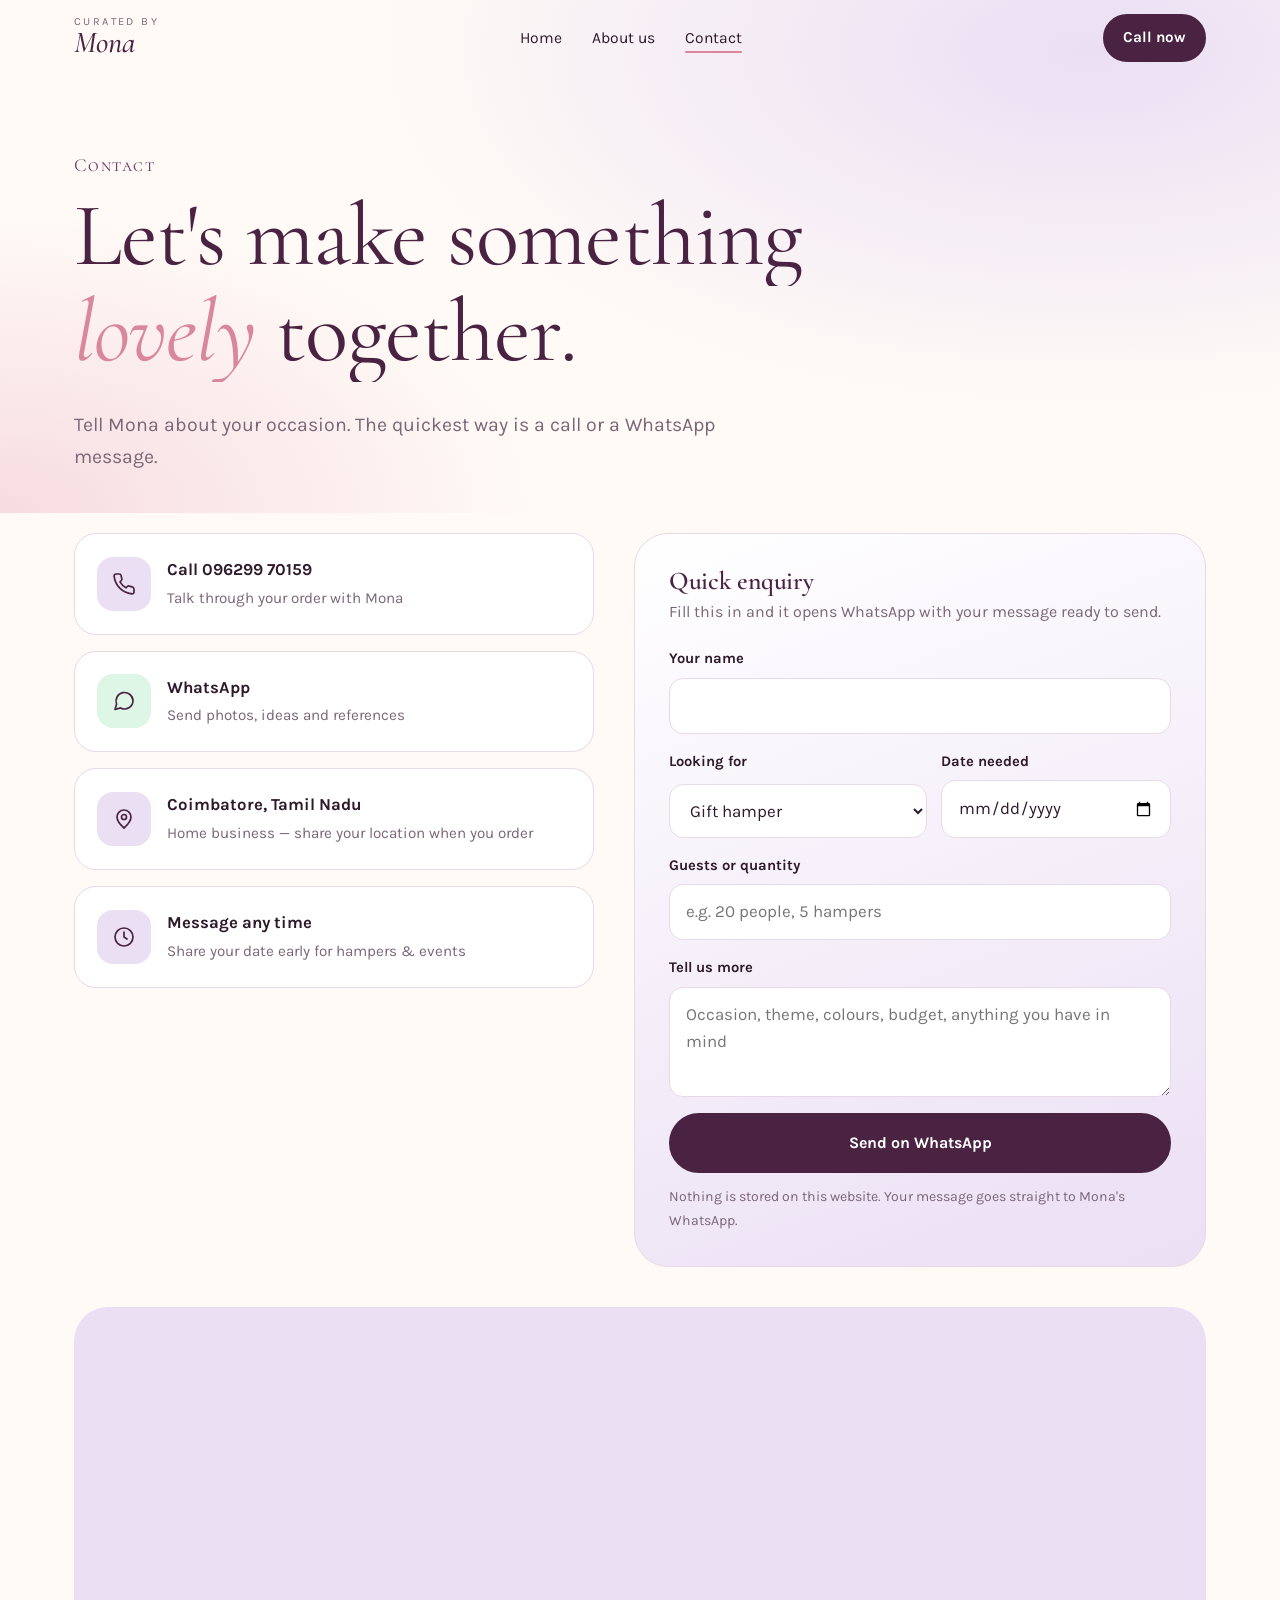
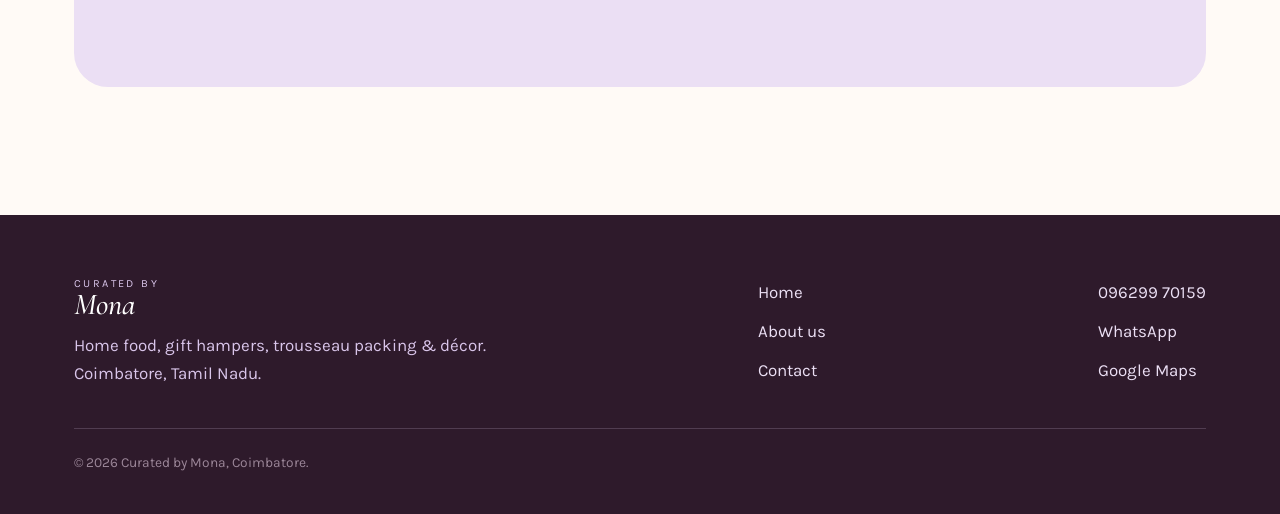
<file: contact.html>
<!doctype html>
<html lang="en">
<head>
<meta charset="utf-8">
<meta name="viewport" content="width=device-width, initial-scale=1, viewport-fit=cover">
<title>Contact · Curated by Mona, Coimbatore</title>
<meta name="description" content="Order platters, gift hampers, trousseau packing or décor from Curated by Mona in Coimbatore. Call or WhatsApp 096299 70159.">
<meta name="theme-color" content="#FFFAF6">
<link rel="icon" href="data:image/svg+xml,%3Csvg xmlns='http://www.w3.org/2000/svg' viewBox='0 0 64 64'%3E%3Ccircle cx='32' cy='32' r='30' fill='%234A2342'/%3E%3Ctext x='32' y='43' font-family='Georgia' font-style='italic' font-size='30' fill='%23EBDFF4' text-anchor='middle'%3EM%3C/text%3E%3C/svg%3E">
<link rel="preconnect" href="https://fonts.googleapis.com">
<link rel="preconnect" href="https://fonts.gstatic.com" crossorigin>
<link href="https://fonts.googleapis.com/css2?family=Cormorant+Garamond:ital,wght@0,400;0,500;0,600;1,400;1,500&family=Karla:wght@400;500;700&display=swap" rel="stylesheet">
<link rel="stylesheet" href="style.css">
</head>
<body>

<header class="top">
  <div class="wrap nav">
    <a class="logo" href="index.html" aria-label="Curated by Mona, home"><small>Curated by</small><b>Mona</b></a>
    <ul class="menu">
      <li><a href="index.html">Home</a></li>
      <li><a href="about.html">About us</a></li>
      <li><a href="contact.html" aria-current="page">Contact</a></li>
    </ul>
    <a class="btn btn-solid btn-top" href="tel:+919629970159">Call now</a>
    <button class="burger" aria-label="Open menu" aria-expanded="false"><span></span></button>
  </div>
</header>

<main>

<section class="page-hero" style="padding-bottom:40px">
  <div class="petals" aria-hidden="true"></div>
  <div class="wrap">
    <span class="tag fade">Contact</span>
    <h1><span class="ln"><span>Let's make something</span></span><span class="ln"><span><em>lovely</em> together.</span></span></h1>
    <p class="lede fade d1">Tell Mona about your occasion. The quickest way is a call or a WhatsApp message.</p>
  </div>
</section>

<section style="padding-top:20px">
  <div class="wrap contact-grid">
    <div class="cbox">
      <a class="citem rv" href="tel:+919629970159">
        <span class="ic"><svg viewBox="0 0 24 24"><path d="M22 16.9v3a2 2 0 0 1-2.2 2A19.8 19.8 0 0 1 2.1 4.2 2 2 0 0 1 4.1 2h3a2 2 0 0 1 2 1.7c.1.9.4 1.8.7 2.7a2 2 0 0 1-.5 2.1L8 9.8a16 16 0 0 0 6 6l1.3-1.3a2 2 0 0 1 2.1-.4c.9.3 1.8.6 2.7.7a2 2 0 0 1 1.7 2z"/></svg></span>
        <div><b>Call 096299 70159</b><span>Talk through your order with Mona</span></div>
      </a>
      <a class="citem wa rv s1" href="https://wa.me/919629970159?text=Hi%20Mona!%20I%27d%20like%20to%20enquire." target="_blank" rel="noopener">
        <span class="ic"><svg viewBox="0 0 24 24"><path d="M21 11.5a8.4 8.4 0 0 1-12.4 7.4L3 20.5l1.6-5.4A8.5 8.5 0 1 1 21 11.5z"/></svg></span>
        <div><b>WhatsApp</b><span>Send photos, ideas and references</span></div>
      </a>
      <div class="citem rv s2">
        <span class="ic"><svg viewBox="0 0 24 24"><path d="M12 21s-7-6.2-7-11a7 7 0 0 1 14 0c0 4.8-7 11-7 11z"/><circle cx="12" cy="10" r="2.5"/></svg></span>
        <div><b>Coimbatore, Tamil Nadu</b><span>Home business — share your location when you order</span></div>
      </div>
      <div class="citem rv s3">
        <span class="ic"><svg viewBox="0 0 24 24"><circle cx="12" cy="12" r="9"/><path d="M12 7v5l3 2"/></svg></span>
        <div><b>Message any time</b><span>Share your date early for hampers &amp; events</span></div>
      </div>
    </div>

    <form class="form rv s1" id="enquiry">
      <h3>Quick enquiry</h3>
      <p class="lede">Fill this in and it opens WhatsApp with your message ready to send.</p>
      <div class="field"><label for="name">Your name</label><input id="name" name="name" autocomplete="name" required></div>
      <div class="row2">
        <div class="field"><label for="type">Looking for</label>
          <select id="type" name="type">
            <option>Gift hamper</option>
            <option>Food / party platter</option>
            <option>Trousseau packing</option>
            <option>Ring tray / thali decoration</option>
            <option>Celebration or room décor</option>
            <option>Something else</option>
          </select>
        </div>
        <div class="field"><label for="date">Date needed</label><input id="date" name="date" type="date"></div>
      </div>
      <div class="field"><label for="guests">Guests or quantity</label><input id="guests" name="guests" inputmode="numeric" placeholder="e.g. 20 people, 5 hampers"></div>
      <div class="field"><label for="msg">Tell us more</label><textarea id="msg" name="msg" placeholder="Occasion, theme, colours, budget, anything you have in mind"></textarea></div>
      <button class="btn btn-solid" type="submit" style="width:100%">Send on WhatsApp</button>
      <p class="hint">Nothing is stored on this website. Your message goes straight to Mona's WhatsApp.</p>
    </form>
  </div>

  <div class="wrap">
    <div class="map rv"><iframe title="Curated by Mona on Google Maps" loading="lazy" referrerpolicy="no-referrer-when-downgrade" src="https://www.google.com/maps?q=Curated+by+Mona,+Coimbatore&ll=11.0099236,76.9601748&z=12&output=embed"></iframe></div>
  </div>
</section>

</main>

<footer class="foot">
  <div class="wrap">
    <div class="foot-grid">
      <div>
        <a class="logo" href="index.html"><small>Curated by</small><b>Mona</b></a>
        <p style="margin-top:12px">Home food, gift hampers, trousseau packing &amp; décor.<br>Coimbatore, Tamil Nadu.</p>
      </div>
      <ul>
        <li><a href="index.html">Home</a></li>
        <li><a href="about.html">About us</a></li>
        <li><a href="contact.html">Contact</a></li>
      </ul>
      <ul>
        <li><a href="tel:+919629970159">096299 70159</a></li>
        <li><a href="https://wa.me/919629970159" target="_blank" rel="noopener">WhatsApp</a></li>
        <li><a href="https://maps.app.goo.gl/ZABzEAeXdCYiTtcPA" target="_blank" rel="noopener">Google Maps</a></li>
      </ul>
    </div>
    <p class="copy">© <span id="yr"></span> Curated by Mona, Coimbatore.</p>
  </div>
</footer>

<div class="callbar"><a class="btn btn-solid" href="tel:+919629970159">Call</a><a class="btn btn-wa" href="https://wa.me/919629970159?text=Hi%20Mona!%20I%27d%20like%20to%20enquire." target="_blank" rel="noopener">WhatsApp</a></div>

<script src="main.js"></script>
</body>
</html>
</file>
<file: style.css>
:root{
  --plum:#4A2342; --plum-2:#6E3E64; --ink:#2E1A2B; --muted:#7A6676;
  --lilac:#EBDFF4; --lilac-2:#D9C5EA; --blush:#F7DCE1; --rose:#D9879A;
  --leaf:#8FA47A; --gold:#C9A25E; --ivory:#FFFAF6; --line:#E7D9E6;
  --r-xl:34px; --r-lg:22px;
  --ease:cubic-bezier(.22,.8,.26,1);
  --maxw:1180px;
}
*{box-sizing:border-box;margin:0;padding:0}
html{scroll-behavior:smooth;-webkit-text-size-adjust:100%;overflow-x:hidden;overflow-x:clip}
body{font-family:"Karla",system-ui,sans-serif;font-size:1.06rem;line-height:1.65;color:var(--ink);background:var(--ivory);-webkit-font-smoothing:antialiased;overflow-x:hidden}
img{display:block;max-width:100%}
a{color:inherit}
button{font:inherit;color:inherit;background:none;border:0;cursor:pointer}
:focus-visible{outline:3px solid var(--rose);outline-offset:3px;border-radius:6px}
.wrap{max-width:var(--maxw);margin:0 auto;padding:0 24px}
h1,h2,h3,.serif{font-family:"Cormorant Garamond",Georgia,serif;font-weight:500;line-height:1.02;letter-spacing:-.01em;color:var(--plum)}
h2{font-size:clamp(2.4rem,5vw,3.9rem);margin-bottom:.4em}
h3{font-size:1.6rem;font-weight:600}
p{max-width:60ch}
.lede{font-size:clamp(1.08rem,1.6vw,1.22rem);color:var(--muted)}
.script{font-family:"Cormorant Garamond",serif;font-style:italic;font-weight:400;color:var(--rose)}
.tag{display:inline-block;font-family:"Cormorant Garamond",serif;font-variant:small-caps;letter-spacing:.08em;font-size:1.15rem;color:var(--plum-2);margin-bottom:.6rem}
section{padding:clamp(72px,10vw,128px) 0;position:relative}

/* buttons */
.btn{display:inline-flex;align-items:center;justify-content:center;gap:.55em;padding:.95em 1.6em;border-radius:999px;font-weight:700;font-size:1rem;text-decoration:none;border:2px solid var(--plum);transition:transform .3s var(--ease),background .3s,color .3s;white-space:nowrap}
.btn:hover{transform:translateY(-2px)}
.btn-solid{background:var(--plum);color:#fff}
.btn-solid:hover{background:var(--plum-2);border-color:var(--plum-2)}
.btn-ghost{color:var(--plum);background:rgba(255,255,255,.6)}
.btn-ghost:hover{background:var(--plum);color:#fff}
.btn-wa{background:#25D366;border-color:#25D366;color:#fff}
.btn svg{width:18px;height:18px;flex:none}

/* header */
header.top{position:fixed;inset:0 0 auto 0;z-index:50;transition:background .4s,box-shadow .4s}
header.top.scrolled{background:rgba(255,250,246,.86);backdrop-filter:blur(14px) saturate(1.3);-webkit-backdrop-filter:blur(14px) saturate(1.3);box-shadow:0 1px 0 var(--line)}
.nav{height:76px;display:flex;align-items:center;justify-content:space-between;gap:16px}
.logo{display:flex;flex-direction:column;line-height:1;text-decoration:none}
.logo small{font-family:"Karla",sans-serif;font-size:.68rem;letter-spacing:.22em;text-transform:uppercase;color:var(--muted)}
.logo b{font-family:"Cormorant Garamond",serif;font-style:italic;font-weight:500;font-size:1.9rem;color:var(--plum)}
.menu{display:flex;gap:30px;list-style:none;align-items:center}
.menu a{text-decoration:none;color:var(--ink);font-size:.98rem;position:relative;padding:4px 0}
.menu a::after{content:"";position:absolute;left:0;right:0;bottom:-2px;height:2px;border-radius:2px;background:var(--rose);transform:scaleX(0);transition:transform .35s var(--ease)}
.menu a:hover::after,.menu a[aria-current="page"]::after{transform:scaleX(1)}
.nav .btn{padding:.65em 1.2em;font-size:.95rem}
.burger{display:none;width:46px;height:46px;border-radius:50%;border:1.5px solid var(--line);background:#fff;place-items:center}
.burger span{display:block;width:18px;height:2px;background:var(--plum);border-radius:2px;position:relative;transition:transform .3s}
.burger span::before,.burger span::after{content:"";position:absolute;left:0;width:18px;height:2px;background:var(--plum);border-radius:2px;transition:transform .3s}
.burger span::before{top:-6px}.burger span::after{top:6px}
.open .burger span{background:transparent}
.open .burger span::before{transform:translateY(6px) rotate(45deg)}
.open .burger span::after{transform:translateY(-6px) rotate(-45deg)}
@media (max-width:820px){
  .burger{display:grid}
  .nav .btn-top{display:none}
  .menu{position:fixed;inset:76px 12px auto 12px;flex-direction:column;gap:6px;padding:18px;border-radius:var(--r-lg);background:#fff;box-shadow:0 30px 60px -30px rgba(74,35,66,.45);transform:translateY(-12px);opacity:0;pointer-events:none;transition:all .35s var(--ease)}
  .open .menu{transform:none;opacity:1;pointer-events:auto}
  .menu a{font-size:1.15rem;display:block;padding:10px 6px}
  .menu li{width:100%;text-align:center}
}

/* hero */
.hero{min-height:100svh;display:flex;align-items:center;padding:120px 0 80px;overflow:hidden}
.petals{position:absolute;inset:0;z-index:-1;overflow:hidden;background:radial-gradient(1200px 600px at 85% 10%,var(--lilac),transparent 60%),radial-gradient(900px 500px at 0% 100%,var(--blush),transparent 60%),var(--ivory)}
.petal{position:absolute;top:-40px;width:14px;height:18px;border-radius:70% 0 70% 0;background:var(--c,var(--lilac-2));opacity:.75;animation:fall var(--d,14s) linear var(--delay,0s) infinite}
@keyframes fall{0%{transform:translate(0,-40px) rotate(0)}100%{transform:translate(var(--x,60px),110vh) rotate(540deg)}}
.hero-grid{display:grid;grid-template-columns:1.05fr .95fr;gap:56px;align-items:center}
.hero h1{font-size:clamp(3rem,5.4vw,4.9rem);font-weight:400;margin-bottom:.3em}
.hero h1 em{font-style:italic;color:var(--rose)}
h1 .ln{display:block;overflow:hidden;padding-bottom:.05em}
h1 .ln>span{display:inline-block;transform:translateY(105%);animation:up 1.1s var(--ease) forwards}
h1 .ln:nth-child(2)>span{animation-delay:.12s}
h1 .ln:nth-child(3)>span{animation-delay:.24s}
@keyframes up{to{transform:none}}
.fade{opacity:0;animation:fadeUp 1s var(--ease) forwards}
@keyframes fadeUp{from{opacity:0;transform:translateY(18px)}to{opacity:1;transform:none}}
.d1{animation-delay:.45s}.d2{animation-delay:.6s}.d3{animation-delay:.75s}
.hero .lede{margin-bottom:2rem}
.actions{display:flex;flex-wrap:wrap;gap:12px}
.facts{display:flex;flex-wrap:wrap;gap:10px;margin-top:2rem}
.facts span{padding:8px 14px;border-radius:999px;background:rgba(255,255,255,.7);border:1px solid var(--line);font-size:.92rem}

/* hero collage */
.collage{position:relative;height:min(600px,72vw);max-width:540px;justify-self:center;width:100%}
.ph{position:absolute;border-radius:var(--r-lg);overflow:hidden;background:var(--lilac);box-shadow:0 30px 60px -28px rgba(74,35,66,.5);opacity:0;animation:pop 1.1s var(--ease) forwards}
.ph img{width:100%;height:100%;object-fit:cover}
.ph.a{width:62%;height:74%;left:0;top:6%;border-radius:220px 220px var(--r-lg) var(--r-lg);animation-delay:.25s}
.ph.b{width:44%;height:44%;right:0;top:0;transform:rotate(4deg);animation-delay:.45s;--r:4deg}
.ph.c{width:46%;height:42%;right:4%;bottom:0;transform:rotate(-3deg);animation-delay:.6s;--r:-3deg}
@keyframes pop{from{opacity:0;transform:translateY(30px) rotate(var(--r,0)) scale(.96)}to{opacity:1;transform:rotate(var(--r,0))}}
.bow{position:absolute;left:44%;top:-2%;width:120px;z-index:3;pointer-events:none}
.bow path{fill:none;stroke:var(--rose);stroke-width:5;stroke-linecap:round;stroke-linejoin:round;stroke-dasharray:600;stroke-dashoffset:600;animation:draw 2.2s .9s var(--ease) forwards}
@keyframes draw{to{stroke-dashoffset:0}}
.rating{position:absolute;left:-10px;bottom:6%;z-index:4;background:#fff;border-radius:18px;padding:14px 18px;box-shadow:0 20px 40px -18px rgba(74,35,66,.45);text-decoration:none;animation:float 6s ease-in-out infinite}
.rating b{font-family:"Cormorant Garamond",serif;font-size:2.2rem;line-height:1;color:var(--plum);display:block}
.stars{color:var(--gold);letter-spacing:2px;font-size:.95rem}
.rating small{display:block;color:var(--muted);font-size:.85rem}
@keyframes float{50%{transform:translateY(-8px)}}
@media (max-width:900px){
  .hero{min-height:auto;padding:110px 0 70px}
  .hero-grid{grid-template-columns:1fr;gap:48px}
  .collage{height:120vw;max-height:520px}
}

/* ribbon marquee */
.ribbon{background:var(--plum);color:var(--lilac);padding:20px 0;overflow:hidden;white-space:nowrap;transform:rotate(-1.2deg) scaleX(1.04)}
.ribbon-track{display:inline-flex;gap:44px;animation:marq 45s linear infinite;padding-left:44px}
.ribbon span{font-family:"Cormorant Garamond",serif;font-style:italic;font-size:clamp(1.3rem,2.4vw,1.8rem);display:inline-flex;align-items:center;gap:44px}
.ribbon span::after{content:"\2740";font-style:normal;color:var(--rose);font-size:1rem}
@keyframes marq{to{transform:translateX(-50%)}}

/* reveal */
.rv{opacity:0;transform:translateY(36px);transition:opacity 1s var(--ease),transform 1s var(--ease)}
.rv.in{opacity:1;transform:none}
.rv.s1{transition-delay:.1s}.rv.s2{transition-delay:.2s}.rv.s3{transition-delay:.3s}

/* offerings */
.head-row{display:flex;justify-content:space-between;align-items:end;gap:24px;flex-wrap:wrap;margin-bottom:48px}
.offer{display:grid;grid-template-columns:repeat(4,1fr);gap:20px}
.card{position:relative;border-radius:var(--r-lg);overflow:hidden;background:#fff;border:1px solid var(--line);transition:transform .5s var(--ease),box-shadow .5s;display:flex;flex-direction:column}
.card:hover{transform:translateY(-8px) rotate(-.4deg);box-shadow:0 30px 50px -30px rgba(74,35,66,.45)}
.card .img{aspect-ratio:4/5;overflow:hidden;background:var(--lilac)}
.card img{width:100%;height:100%;object-fit:cover;transition:transform 1.2s var(--ease)}
.card:hover img{transform:scale(1.07)}
.card .body{padding:22px 22px 26px}
.card h3{margin-bottom:.35em}
.card p{color:var(--muted);font-size:.98rem}
.card::before{content:"";position:absolute;top:16px;right:16px;width:14px;height:14px;border-radius:50%;background:var(--ivory);border:2px solid var(--line);z-index:2}
@media (max-width:1000px){.offer{grid-template-columns:1fr 1fr}}
@media (max-width:560px){.offer{grid-template-columns:1fr}.card .img{aspect-ratio:4/3}}

/* cuisines */
.cuisine{background:linear-gradient(180deg,var(--ivory),var(--lilac) 55%,var(--ivory))}
.chips{display:flex;flex-wrap:wrap;gap:14px;justify-content:center;margin-top:40px}
.chip{padding:16px 26px;border-radius:999px;background:#fff;border:1px solid var(--line);font-family:"Cormorant Garamond",serif;font-size:1.5rem;color:var(--plum);transition:transform .4s var(--ease),background .3s,color .3s}
.chip:hover{transform:translateY(-4px) rotate(-2deg);background:var(--plum);color:#fff}
.center{text-align:center}
.center p{margin-left:auto;margin-right:auto}
.dish{margin-top:56px;display:grid;grid-template-columns:repeat(3,1fr);gap:20px}
.dish blockquote{background:rgba(255,255,255,.75);border-radius:var(--r-lg);padding:24px;font-family:"Cormorant Garamond",serif;font-size:1.35rem;line-height:1.35;color:var(--plum)}
.dish cite{display:block;margin-top:12px;font-family:"Karla",sans-serif;font-style:normal;font-size:.88rem;color:var(--muted)}
@media (max-width:820px){.dish{grid-template-columns:1fr}}

/* gallery */
.gallery{columns:3 260px;column-gap:18px}
.gallery figure{break-inside:avoid;margin-bottom:18px;border-radius:var(--r-lg);overflow:hidden;position:relative;background:var(--lilac);cursor:zoom-in}
.gallery img{width:100%;transition:transform 1.2s var(--ease)}
.gallery figure:hover img{transform:scale(1.05)}
.gallery figcaption{position:absolute;left:12px;bottom:12px;background:rgba(255,255,255,.92);padding:6px 13px;border-radius:999px;font-size:.85rem;opacity:0;transform:translateY(8px);transition:all .4s var(--ease)}
.gallery figure:hover figcaption{opacity:1;transform:none}
@media (hover:none){.gallery figcaption{opacity:1;transform:none}}
.lightbox{position:fixed;inset:0;z-index:80;background:rgba(46,26,43,.88);display:grid;place-items:center;padding:24px;opacity:0;pointer-events:none;transition:opacity .35s}
.lightbox.on{opacity:1;pointer-events:auto}
.lightbox img{max-height:86vh;max-width:min(92vw,900px);border-radius:var(--r-lg);transform:scale(.96);transition:transform .4s var(--ease)}
.lightbox.on img{transform:none}
.lightbox button{position:absolute;top:18px;right:18px;width:48px;height:48px;border-radius:50%;background:#fff;font-size:1.6rem;line-height:1;color:var(--plum)}

/* reviews */
.reviews{background:var(--plum);color:var(--lilac);overflow:hidden}
.reviews h2{color:#fff}
.reviews .lede{color:var(--lilac-2)}
.score{display:flex;align-items:end;gap:16px}
.score b{font-family:"Cormorant Garamond",serif;font-weight:400;font-size:clamp(4.5rem,10vw,7rem);line-height:.8;color:#fff}
.score small{display:block;color:var(--lilac-2)}
.rev-row{display:flex;gap:20px;overflow-x:auto;scroll-snap-type:x mandatory;padding:10px 24px 30px;margin:40px auto 0;max-width:calc(var(--maxw) + 48px);scrollbar-width:none}
.rev-row::-webkit-scrollbar{display:none}
.rev{flex:0 0 min(380px,82vw);scroll-snap-align:center;background:var(--ivory);color:var(--ink);border-radius:var(--r-lg);padding:28px;display:flex;flex-direction:column;justify-content:space-between;gap:20px;position:relative}
.rev:nth-child(3n+2){background:var(--blush)}
.rev:nth-child(3n){background:var(--lilac)}
.rev q{quotes:none;font-family:"Cormorant Garamond",serif;font-size:1.4rem;line-height:1.35;color:var(--plum)}
.rev footer{display:flex;align-items:center;gap:12px;font-size:.92rem}
.av{width:40px;height:40px;border-radius:50%;background:#fff;display:grid;place-items:center;font-family:"Cormorant Garamond",serif;font-size:1.25rem;color:var(--plum)}
.rev footer span{display:block;color:var(--muted);font-size:.84rem}
.rev-nav{display:flex;gap:10px}
.rev-nav button{width:50px;height:50px;border-radius:50%;border:1.5px solid rgba(235,223,244,.4);display:grid;place-items:center;color:#fff;font-size:1.3rem;transition:background .3s}
.rev-nav button:hover{background:rgba(235,223,244,.15)}

/* steps */
.steps{display:grid;grid-template-columns:repeat(3,1fr);gap:22px;counter-reset:s;margin-top:44px}
.steps li{list-style:none;counter-increment:s;padding:30px;border-radius:var(--r-lg);background:#fff;border:1px solid var(--line)}
.steps li::before{content:counter(s);display:grid;place-items:center;width:48px;height:48px;border-radius:50%;background:var(--blush);font-family:"Cormorant Garamond",serif;font-size:1.5rem;color:var(--plum);margin-bottom:18px}
.steps h3{font-size:1.45rem;margin-bottom:.3em}
.steps p{color:var(--muted);font-size:.98rem}
@media (max-width:820px){.steps{grid-template-columns:1fr}}

/* cta */
.cta{text-align:center;overflow:hidden}
.cta h2{font-size:clamp(2.6rem,6.5vw,5.2rem);font-weight:400;max-width:15ch;margin:0 auto .35em}
.cta .lede{margin:0 auto 2rem}
.cta .actions{justify-content:center}

/* inner pages */
.page-hero{padding:150px 0 70px;overflow:hidden}
.page-hero h1{font-size:clamp(3rem,7vw,5.6rem);font-weight:400;margin-bottom:.3em}
.page-hero h1 em{font-style:italic;color:var(--rose)}
.split{display:grid;grid-template-columns:1fr 1fr;gap:64px;align-items:center}
.split.rev-order .media{order:2}
.media{position:relative}
.media .frame{border-radius:var(--r-xl);overflow:hidden;aspect-ratio:4/5;background:var(--lilac)}
.media .frame img{width:100%;height:100%;object-fit:cover}
.media .note{position:absolute;right:-14px;bottom:28px;background:#fff;border-radius:18px;padding:16px 20px;max-width:230px;box-shadow:0 20px 40px -20px rgba(74,35,66,.45);font-family:"Cormorant Garamond",serif;font-size:1.25rem;color:var(--plum);transform:rotate(2deg)}
.prose p{margin-bottom:1.1em;color:#4d3b4a}
.values{display:grid;grid-template-columns:repeat(3,1fr);gap:20px;margin-top:44px}
.value{padding:30px;border-radius:var(--r-lg);background:#fff;border:1px solid var(--line)}
.value .ic{width:54px;height:54px;border-radius:16px;background:var(--lilac);display:grid;place-items:center;margin-bottom:18px}
.value svg{width:26px;height:26px;stroke:var(--plum);fill:none;stroke-width:1.6;stroke-linecap:round;stroke-linejoin:round}
.value p{color:var(--muted);font-size:.98rem}
.badges{display:flex;flex-wrap:wrap;gap:10px;margin-top:26px}
.badges span{padding:9px 16px;border-radius:999px;background:var(--blush);font-size:.92rem}
@media (max-width:900px){.split{grid-template-columns:1fr;gap:40px}.split.rev-order .media{order:0}.values{grid-template-columns:1fr}.media .note{right:10px}}

/* contact */
.contact-grid{display:grid;grid-template-columns:1fr 1.1fr;gap:40px;align-items:start}
.cbox{display:grid;gap:16px}
.citem{display:flex;gap:16px;align-items:center;padding:22px;border-radius:var(--r-lg);background:#fff;border:1px solid var(--line);text-decoration:none;transition:transform .4s var(--ease),box-shadow .4s}
a.citem:hover{transform:translateY(-4px);box-shadow:0 24px 40px -26px rgba(74,35,66,.45)}
.citem .ic{width:54px;height:54px;flex:none;border-radius:16px;background:var(--lilac);display:grid;place-items:center}
.citem .ic svg{width:24px;height:24px;stroke:var(--plum);fill:none;stroke-width:1.7;stroke-linecap:round;stroke-linejoin:round}
.citem.wa .ic{background:#DDF6E5}
.citem b{display:block;font-size:1.05rem}
.citem span{color:var(--muted);font-size:.95rem}
.form{padding:34px;border-radius:var(--r-xl);background:linear-gradient(160deg,#fff,var(--lilac));border:1px solid var(--line)}
.form h3{margin-bottom:.2em}
.form .lede{font-size:1rem;margin-bottom:22px}
.field{display:grid;gap:6px;margin-bottom:16px}
.field label{font-weight:700;font-size:.92rem}
.field input,.field select,.field textarea{font:inherit;padding:13px 16px;border-radius:14px;border:1.5px solid var(--line);background:#fff;color:var(--ink);transition:border-color .25s,box-shadow .25s}
.field input:focus,.field select:focus,.field textarea:focus{outline:none;border-color:var(--plum-2);box-shadow:0 0 0 4px rgba(110,62,100,.12)}
.field textarea{min-height:110px;resize:vertical}
.row2{display:grid;grid-template-columns:1fr 1fr;gap:14px}
.form .hint{font-size:.88rem;color:var(--muted);margin-top:12px}
.map{margin-top:40px;border-radius:var(--r-xl);overflow:hidden;height:380px;background:var(--lilac)}
.map iframe{width:100%;height:100%;border:0;filter:saturate(.8) hue-rotate(-8deg)}
@media (max-width:900px){.contact-grid{grid-template-columns:1fr}.row2{grid-template-columns:1fr}.form{padding:24px}}

/* footer */
.foot{background:var(--ink);color:var(--lilac-2);padding:64px 0 40px}
.foot-grid{display:flex;justify-content:space-between;gap:32px;flex-wrap:wrap}
.foot .logo b{color:#fff}
.foot .logo small{color:var(--lilac-2)}
.foot ul{list-style:none;display:grid;gap:8px}
.foot a{color:var(--lilac);text-decoration:none}
.foot a:hover{text-decoration:underline}
.copy{margin-top:40px;padding-top:22px;border-top:1px solid rgba(217,197,234,.2);font-size:.86rem;color:#9b8698;max-width:none}

/* floating */
.fab{position:fixed;right:22px;bottom:22px;z-index:40;width:60px;height:60px;border-radius:50%;background:#25D366;display:grid;place-items:center;box-shadow:0 16px 30px -12px rgba(0,0,0,.45);transition:transform .3s var(--ease)}
.fab:hover{transform:scale(1.08)}
.fab svg{width:30px;height:30px;fill:#fff}
.callbar{display:none}
@media (max-width:640px){
  .fab{display:none}
  .callbar{display:flex;position:fixed;left:12px;right:12px;bottom:calc(12px + env(safe-area-inset-bottom));z-index:40;gap:8px;padding:8px;border-radius:999px;background:rgba(255,250,246,.9);backdrop-filter:blur(12px);-webkit-backdrop-filter:blur(12px);box-shadow:0 14px 34px -12px rgba(74,35,66,.5);transform:translateY(150%);transition:transform .5s var(--ease)}
  .callbar.show{transform:none}
  .callbar a{flex:1;padding:.8em 1em}
  .foot{padding-bottom:120px}
  .wrap{padding:0 20px}
}
@media (prefers-reduced-motion:reduce){
  html{scroll-behavior:auto}
  *,*::before,*::after{animation-duration:.01ms!important;animation-iteration-count:1!important;transition-duration:.01ms!important}
  .rv{opacity:1;transform:none}
  .petal{display:none}
  h1 .ln>span{transform:none}
}
</file>
